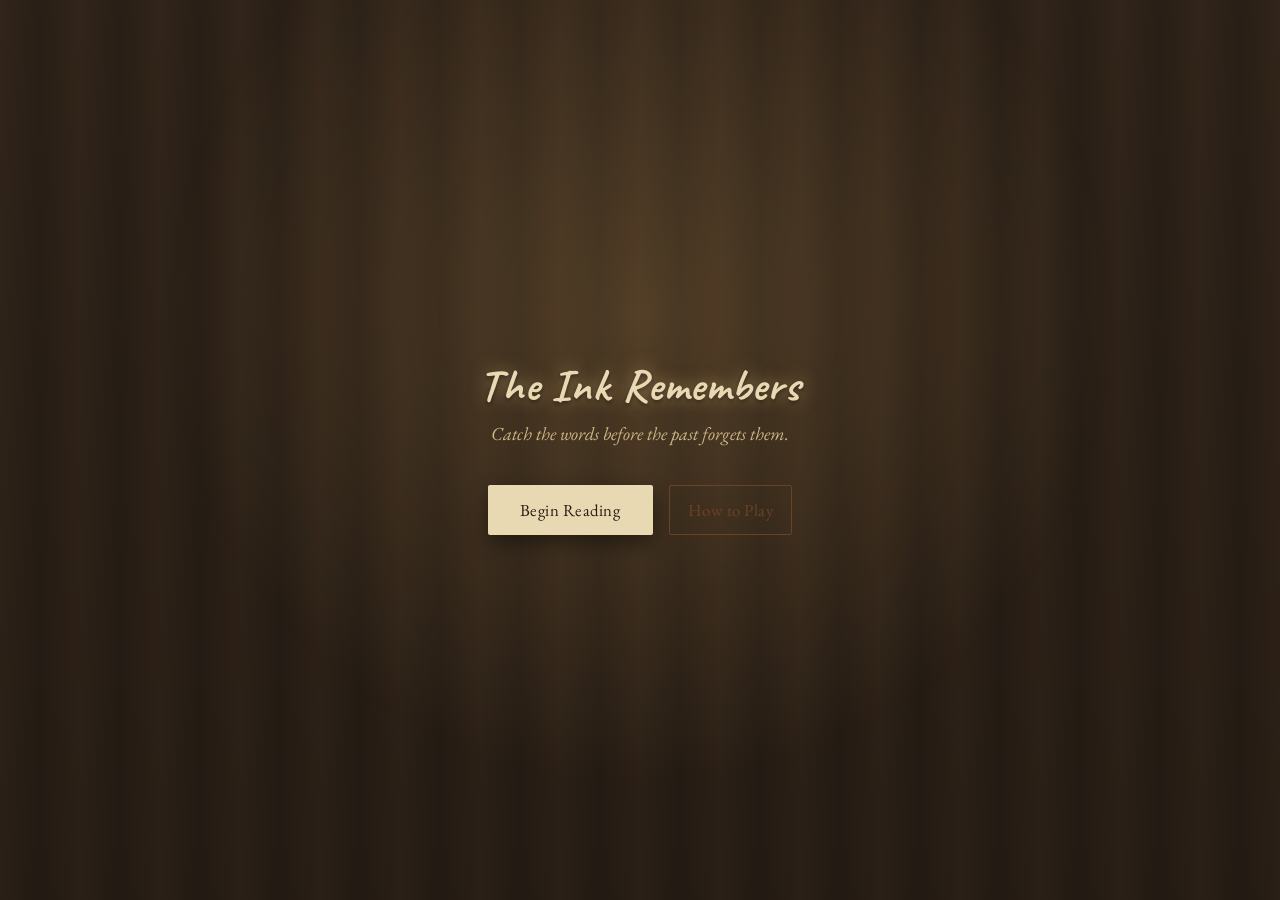
<file: index.html>
<!DOCTYPE html>
<html lang="en">
<head>
<meta charset="UTF-8">
<meta name="viewport" content="width=device-width, initial-scale=1.0">
<title>The Ink Remembers</title>
<link rel="preconnect" href="https://fonts.googleapis.com">
<link rel="preconnect" href="https://fonts.gstatic.com" crossorigin>
<link href="https://fonts.googleapis.com/css2?family=EB+Garamond:wght@400;600&family=Caveat:wght@500;700&display=swap" rel="stylesheet">
<link rel="stylesheet" href="css/style.css">
</head>
<body>
<!-- Soft candlelight effect, shared with the game screen -->
<div class="candle-glow"></div>

<main class="landing">
  <h1 class="game-title">The Ink Remembers</h1>
  <p class="landing-slogan">Catch the words before the past forgets them.</p>

  <div class="landing-actions">
    <button id="begin-btn" class="primary-btn">Begin Reading</button>
    <button id="how-to-play-btn" class="ghost-btn" aria-expanded="false" aria-controls="how-to-play-panel">
      How to Play
    </button>
  </div>

  <section id="how-to-play-panel" class="how-to-play hidden">
    <h2>How to Play</h2>
    <ol>
      <li>A letter appears from a witness. Read fast — the ink starts fading almost right away.</li>
      <li>Click or tap a word before it disappears to catch it. Caught words are safe for good.</li>
      <li>Once the whole letter has faded or been caught, the next witness's account appears.</li>
      <li>After both letters, a corkboard shows what you managed to piece together — anything you missed appears as an ink blot instead.</li>
      <li>Clue words change colour when caught.</li>
      <li>Everytime you click the wrong word you lose points. When you click a clue word you get 3 points</li>
      <li>Keep going through all five memories. What you catch adds up — catch enough, and the final letter reveals the truth.</li>
    </ol>
  </section>
</main>

<script>
document.getElementById("begin-btn").addEventListener("click", () => {
  window.location.href = "game.html";
});

const howToBtn = document.getElementById("how-to-play-btn");
const panel = document.getElementById("how-to-play-panel");

howToBtn.addEventListener("click", () => {
  const nowHidden = panel.classList.toggle("hidden");
  howToBtn.setAttribute("aria-expanded", String(!nowHidden));
  howToBtn.textContent = nowHidden ? "How to Play" : "Hide Instructions";
});
</script>
</body>
</html>
</file>
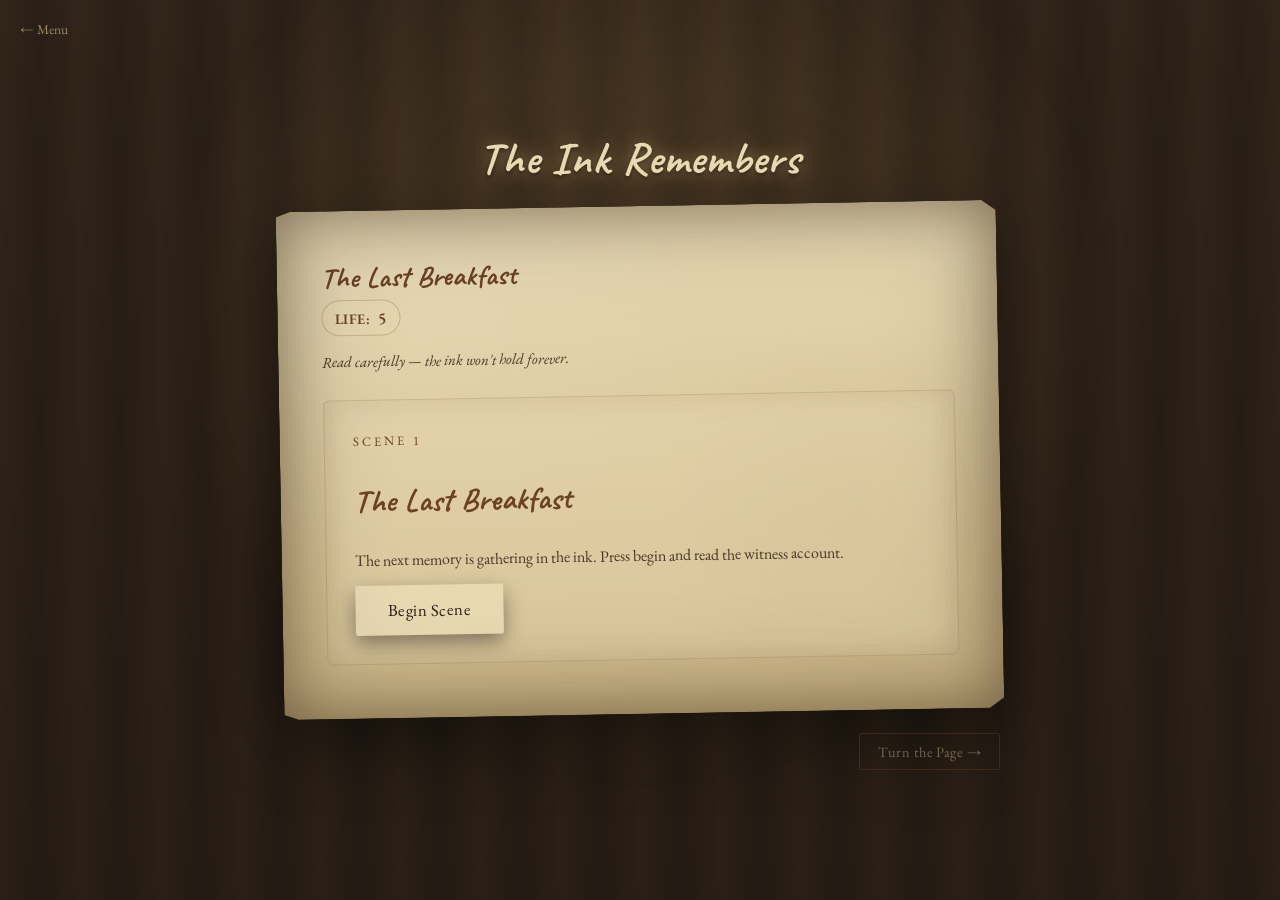
<file: game.html>
<!DOCTYPE html>
<html lang="en">
<head>
<meta charset="UTF-8">
<meta name="viewport" content="width=device-width, initial-scale=1.0">
<title>The Ink Remembers</title>
<link rel="preconnect" href="https://fonts.googleapis.com">
<link rel="preconnect" href="https://fonts.gstatic.com" crossorigin>
<link href="https://fonts.googleapis.com/css2?family=EB+Garamond:wght@400;600&family=Caveat:wght@500;700&display=swap" rel="stylesheet">
<link rel="stylesheet" href="css/style.css">
</head>
<body>
<!-- Soft candlelight effect -->
<div class="candle-glow"></div>

<a href="index.html" class="back-link">← Menu</a>

<main class="desk">
<!-- Game Title -->
<h1 class="game-title">The Ink Remembers</h1>
<!-- Witness Letter -->
<section class="letter">
<h2 id="witness-label">A Witness's Account</h2>
<div class="score-bar" aria-live="polite">
  <span class="score-label">Life:</span>
  <span id="score-value">5</span>
</div>
<p class="sub">
                Read carefully — the ink won't hold forever.
</p>
<p class="text" id="letter-text"></p>
</section>
<!-- Final Corkboard -->
<section
class="corkboard hidden"
id="corkboard"
aria-live="polite">
</section>
<!-- Controls -->
<div class="controls">
<button id="next-btn" disabled>
                Turn the Page →
</button>
</div>
</main>
<script src="js/data.js"></script>
<script src="js/engine.js"></script>
<script src="js/corkboard.js"></script>
<script src="js/app.js"></script>
</body>
</html>
</file>
<file: css/style.css>
:root {
  --parchment: #e8d9b3;
  --parchment-edge: #cdb787;
  --ink: #2b1f14;
  --ink-soft: #4a3826;
  --blot: #b89a68;
  --accent: #6b4226;
  --cork-dark: #664d35;
  --cork-light: #72553c;
}

/* =========================
   Global Styles
========================= */

* {
  box-sizing: border-box;
}

body {
  margin: 0;
  min-height: 100vh;
  display: flex;
  justify-content: center;
  align-items: center;

  background:
    linear-gradient(rgba(0, 0, 0, 0.35), rgba(0, 0, 0, 0.45)),
    repeating-linear-gradient(
      90deg,
      #4c3928 0px,
      #3e2f22 40px,
      #4d3827 80px
    );

  font-family: "EB Garamond", serif;
}

/* =========================
   Candlelight Ambiance
   (referenced in the HTML as <div class="candle-glow">,
   didn't have a rule yet — this is what makes it actually glow)
========================= */

.candle-glow {
  position: fixed;
  inset: 0;
  z-index: 0;
  pointer-events: none;

  background: radial-gradient(
    circle at 50% 35%,
    rgba(255, 195, 110, 0.18),
    transparent 55%
  );

  animation: candleBreathe 4.5s ease-in-out infinite;
}

@keyframes candleBreathe {
  0%, 100% { opacity: .8; }
  50% { opacity: 1; }
}

/* =========================
   Desk
========================= */

.desk {
  position: relative;
  z-index: 1;
  width: min(720px, 92vw);
  filter: drop-shadow(0 25px 35px rgba(0, 0, 0, 0.45));
}

/* =========================
   Landing Page
========================= */

.landing {
  position: relative;
  z-index: 1;
  width: min(600px, 92vw);
  text-align: center;
}

.landing .game-title {
  margin-bottom: 8px;
}

.landing-slogan {
  margin: 0 0 40px;
  font-style: italic;
  font-size: 1.15rem;
  color: var(--parchment-edge);
}

.landing-actions {
  display: flex;
  justify-content: center;
  gap: 16px;
  flex-wrap: wrap;
  margin-bottom: 8px;
}

.primary-btn {
  font-family: "EB Garamond", serif;
  font-size: 1.05rem;
  letter-spacing: .03em;
  padding: 14px 32px;
  cursor: pointer;
  color: var(--ink);
  background: var(--parchment);
  border: none;
  border-radius: 2px;
  box-shadow: 0 8px 20px rgba(0, 0, 0, .4);
  transition: transform .25s, box-shadow .25s;
}

.primary-btn:hover {
  transform: translateY(-2px);
  box-shadow: 0 12px 26px rgba(0, 0, 0, .5);
}

.ghost-btn {
  font-family: "EB Garamond", serif;
  font-size: 1.05rem;
  letter-spacing: .03em;
  padding: 14px 28px;
  cursor: pointer;
  color: var(--parchment);
  background: none;
  border: 1px solid rgba(232, 217, 179, .5);
  border-radius: 2px;
  transition: background .3s, transform .25s;
}

.ghost-btn:hover {
  background: rgba(232, 217, 179, .1);
  transform: translateY(-2px);
}

.how-to-play {
  margin-top: 28px;
  padding: 28px 32px;
  text-align: left;

  background: linear-gradient(var(--parchment), var(--parchment-edge));
  color: var(--ink);
  border-radius: 3px;
  box-shadow: 0 15px 40px rgba(0, 0, 0, .4);

  animation: revealWord .4s ease;
}

.how-to-play.hidden {
  display: none;
}

.how-to-play h2 {
  font-family: "Caveat", cursive;
  font-size: 1.6rem;
  color: var(--accent);
  margin: 0 0 12px;
}

.how-to-play ol {
  margin: 0;
  padding-left: 20px;
  line-height: 1.7;
}

/* Small link back to the landing page from inside the game screen */
.back-link {
  position: fixed;
  top: 20px;
  left: 20px;
  z-index: 2;

  font-family: "EB Garamond", serif;
  font-size: .85rem;
  color: var(--parchment-edge);
  text-decoration: none;
  opacity: .7;
  transition: opacity .25s;
}

.back-link:hover {
  opacity: 1;
}

/* =========================
   Letter
========================= */

.letter {
  position: relative;
  background:
    radial-gradient(circle at 20% 15%, rgba(255, 255, 255, 0.08), transparent 40%),
    linear-gradient(var(--parchment), var(--parchment-edge));

  padding: 48px 44px 32px;

  margin-bottom: 20px;

  transform: rotate(-1deg);

  box-shadow:
    0 20px 60px rgba(0, 0, 0, 0.5),
    inset 0 0 60px rgba(90, 60, 20, 0.15);

  clip-path: polygon(
    0% 1%,
    2% 0%,
    98% 0%,
    100% 2%,
    100% 98%,
    98% 100%,
    2% 100%,
    0% 99%
  );

  animation: flicker 5s infinite;
  transition: opacity .8s ease, transform .8s ease;
}

.letter::before {
  content: "";
  position: absolute;
  inset: 0;

  background:
    radial-gradient(circle at 15% 25%, rgba(255,255,255,.25), transparent 18%),
    radial-gradient(circle at 80% 60%, rgba(120,80,40,.12), transparent 30%);

  mix-blend-mode: multiply;
  opacity: .5;
  pointer-events: none;
}

.letter::after {
  content: "";
  position: absolute;
  inset: 0;

  box-shadow:
    inset 0 0 60px rgba(40,20,5,.35),
    inset 0 0 120px rgba(0,0,0,.2);

  pointer-events: none;
}

/* =========================
   Flicker Animation
========================= */

@keyframes flicker {

  0% {
    filter: brightness(1);
  }

  25% {
    filter: brightness(1.04);
  }

  50% {
    filter: brightness(.97);
  }

  75% {
    filter: brightness(1.02);
  }

  100% {
    filter: brightness(1);
  }

}

/* =========================
   Typography
========================= */

/* Witness name inside each letter card (was plain "h1" before —
   split out explicitly now that the game title also uses an h1,
   so the two never fight over the same rule again) */
.letter h2 {
  margin: 0 0 4px;

  font-family: "Caveat", cursive;
  font-size: 1.8rem;
  font-weight: 700;

  color: var(--accent);
}

/* Main game title — shared between the landing page and the game screen */
.game-title {
  margin: 0 0 20px;
  text-align: center;

  font-family: "Caveat", cursive;
  font-size: 2.8rem;
  font-weight: 700;
  letter-spacing: .02em;

  color: var(--parchment);
  text-shadow: 0 0 18px rgba(240, 201, 135, .5), 0 2px 4px rgba(0, 0, 0, .6);
}

.score-bar {
  display: inline-flex;
  align-items: center;
  gap: 8px;
  margin: 0 0 16px;
  padding: 6px 12px;
  border: 1px solid rgba(107, 66, 38, 0.25);
  border-radius: 999px;
  background: rgba(232, 217, 179, 0.35);
  color: var(--accent);
  font-weight: 600;
  letter-spacing: 0.03em;
}

.score-label {
  font-size: 0.9rem;
  text-transform: uppercase;
}

#score-value {
  font-size: 1.05rem;
}

.scene-intro {
  display: flex;
  flex-direction: column;
  align-items: flex-start;
  gap: 12px;
  padding: 28px;
  border: 1px solid rgba(107, 66, 38, 0.2);
  border-radius: 6px;
  background: rgba(232, 217, 179, 0.36);
  box-shadow: inset 0 0 30px rgba(90, 60, 20, 0.12);
}

.letter-meta {
  margin-bottom: 12px;
}

.letter-meta-pill {
  display: inline-block;
  padding: 7px 12px;
  border-radius: 999px;
  background: rgba(107, 66, 38, 0.16);
  color: var(--accent);
  font-size: 0.85rem;
  font-weight: 700;
  letter-spacing: 0.04em;
  text-transform: uppercase;
  box-shadow: inset 0 0 0 1px rgba(107, 66, 38, 0.18);
}

.letter-body {
  min-height: 140px;
}

.game-over-overlay {
  position: fixed;
  inset: 0;
  display: flex;
  align-items: center;
  justify-content: center;
  padding: 20px;
  background: rgba(8, 6, 4, 0.8);
  z-index: 10;
  opacity: 0;
  transition: opacity 0.4s ease;
}

.game-over-overlay.show {
  opacity: 1;
}

.game-over-content {
  max-width: 560px;
  padding: 32px;
  border-radius: 8px;
  background: rgba(232, 217, 179, 0.96);
  color: var(--ink);
  box-shadow: 0 18px 40px rgba(0, 0, 0, 0.35);
  text-align: center;
}

.game-over-content h2 {
  margin: 0 0 12px;
  font-family: "Caveat", cursive;
  font-size: 2rem;
  color: var(--accent);
}

.game-over-content p {
  margin: 0 0 20px;
  line-height: 1.7;
}

.game-over-actions {
  display: flex;
  justify-content: center;
  gap: 12px;
  flex-wrap: wrap;
}

.ghost-btn {
  display: inline-flex;
  align-items: center;
  justify-content: center;
  padding: 10px 18px;
  border: 1px solid var(--accent);
  border-radius: 2px;
  color: var(--accent);
  text-decoration: none;
  background: transparent;
}

.scene-label {
  margin: 0;
  font-size: 0.8rem;
  letter-spacing: 0.24em;
  text-transform: uppercase;
  color: var(--accent);
}

.scene-intro h2 {
  margin: 0;
  font-family: "Caveat", cursive;
  font-size: 2rem;
  color: var(--accent);
}

.scene-copy {
  margin: 0;
  font-size: 1rem;
  line-height: 1.7;
  color: var(--ink-soft);
}

.scene-intro.game-over {
  border-color: rgba(139, 74, 43, 0.3);
  background: rgba(139, 74, 43, 0.13);
}

.sub {
  margin: 0 0 28px;

  font-style: italic;
  font-size: .95rem;

  color: var(--ink-soft);
}

.text {
  position: relative;

  font-size: 1.35rem;
  line-height: 2.1;

  color: var(--ink);
}

/* =========================
   Interactive Words
========================= */

.word {
  position: relative;

  cursor: pointer;

  color: var(--ink-color, var(--ink));

  padding: 0 1px;

  transition:
    opacity 1.2s linear,
    color .2s ease,
    transform .2s ease;
}

.word.clue-word {
  cursor: pointer;
}

.word.clue-word:hover:not(.caught):not(.gone) {
  color: var(--accent);
}

.word.caught {
  font-weight: 600;
  color: #2f6f3d;
  text-shadow: 0 0 8px rgba(47, 111, 61, 0.18);

  text-decoration: underline;
  text-decoration-color: rgba(47, 111, 61, 0.45);
  text-underline-offset: 4px;

  animation: inkReveal .5s ease;
}

.word.missed {
  color: #8b4a2b;
  opacity: 0.85;
  text-decoration: line-through;
  text-decoration-color: rgba(139, 74, 43, 0.35);
}

.word.gone {
  opacity: 0 !important;
  pointer-events: none;
}

@keyframes inkReveal {

  from {
    opacity: .3;
    transform: scale(.8);
  }

  to {
    opacity: 1;
    transform: scale(1);
  }

}

/* =========================
   Ink Blots
========================= */

.blot {
  position: absolute;

  background:
    radial-gradient(
      ellipse at center,
      var(--blot) 0%,
      transparent 70%
    );

  opacity: .45;

  border-radius: 50%;

  transform: scale(1.6);

  filter: blur(1px);

  pointer-events: none;
}

.blot-text {
  letter-spacing: 2px;
  opacity: .5;
}

/* =========================
   Corkboard
========================= */

.corkboard {
  position: relative;

  background:
    repeating-linear-gradient(
      45deg,
      var(--cork-light),
      var(--cork-light) 6px,
      var(--cork-dark) 6px,
      var(--cork-dark) 12px
    );

  border: 8px solid #4c3828;
  border-radius: 4px;

  padding: 28px;

  color: var(--parchment);

  font-size: 1.15rem;
  line-height: 1.8;

  transform: rotate(.6deg);

  box-shadow: 0 10px 30px rgba(0,0,0,.45);

  opacity: 0;
  transition:
    opacity .8s ease,
    transform .8s ease;
}

.corkboard.show {
  opacity: 1;
  transform: rotate(.6deg) translateY(0);
}

.corkboard.hidden {
  display: none;
}

.corkboard strong {
  color: #f0c987;
}

/* Push Pins */

.corkboard::before,
.corkboard::after {

  content: "";

  position: absolute;

  width: 14px;
  height: 14px;

  border-radius: 50%;

  background: #d3c7b0;

  box-shadow: 0 2px 6px rgba(0,0,0,.4);
}

.corkboard::before {
  top: 12px;
  left: 18px;
}

.corkboard::after {
  top: 12px;
  right: 18px;
}

/* Row of dots giving an at-a-glance sense of how much was recovered,
   alongside the exact "X of Y" count already in the text */
.memory-dots {
  display: flex;
  gap: 8px;
  margin: 12px 0 4px;
}

.memory-dot {
  width: 10px;
  height: 10px;
  border-radius: 50%;
  background: rgba(232, 217, 179, .2);
  border: 1px solid rgba(232, 217, 179, .4);
  transition: background .4s ease, box-shadow .4s ease;
}

.memory-dot.filled {
  background: #f0c987;
  box-shadow: 0 0 8px rgba(240, 201, 135, .7);
}

/* =========================
   Controls
========================= */

.controls {
  display: flex;
  justify-content: flex-end;
  margin-top: 16px;
}

button {
  font-family: "EB Garamond", serif;
  font-size: .9rem;
  letter-spacing: .03em;

  padding: 8px 18px;

  cursor: pointer;

  color: var(--parchment);
  background: none;

  border: 1px solid var(--accent);
  border-radius: 2px;

  transition:
    background .3s,
    transform .25s;
}

button:hover {
  background: rgba(107,66,38,.3);
  transform: translateY(-2px);
}

button:active {
  transform: translateY(1px);
}

/* Idle state before the corkboard is ready — matches the actual click
   behavior in app.js, which already no-ops until the corkboard is shown */
button:disabled {
  opacity: .4;
  cursor: default;
}

button:disabled:hover {
  background: none;
  transform: none;
}

/* Applied once the corkboard is ready, so the button visibly invites a click */
button.ready {
  animation: readyPulse 1.6s ease-in-out infinite;
}

@keyframes readyPulse {
  0%, 100% {
    box-shadow: 0 0 0 rgba(240, 201, 135, 0);
  }
  50% {
    box-shadow: 0 0 14px rgba(240, 201, 135, .55);
  }
}

.memory-progress{
    margin-bottom:20px;
    color:#e8d9b3;
    font-style:italic;
}

.memory-summary{
    margin-top:16px;
}

.revealed-word{
    animation:revealWord .6s ease forwards;
}

@keyframes revealWord{

    from{
        opacity:0;
        transform:scale(.8);
    }

    to{
        opacity:1;
        transform:scale(1);
    }

}
</file>
